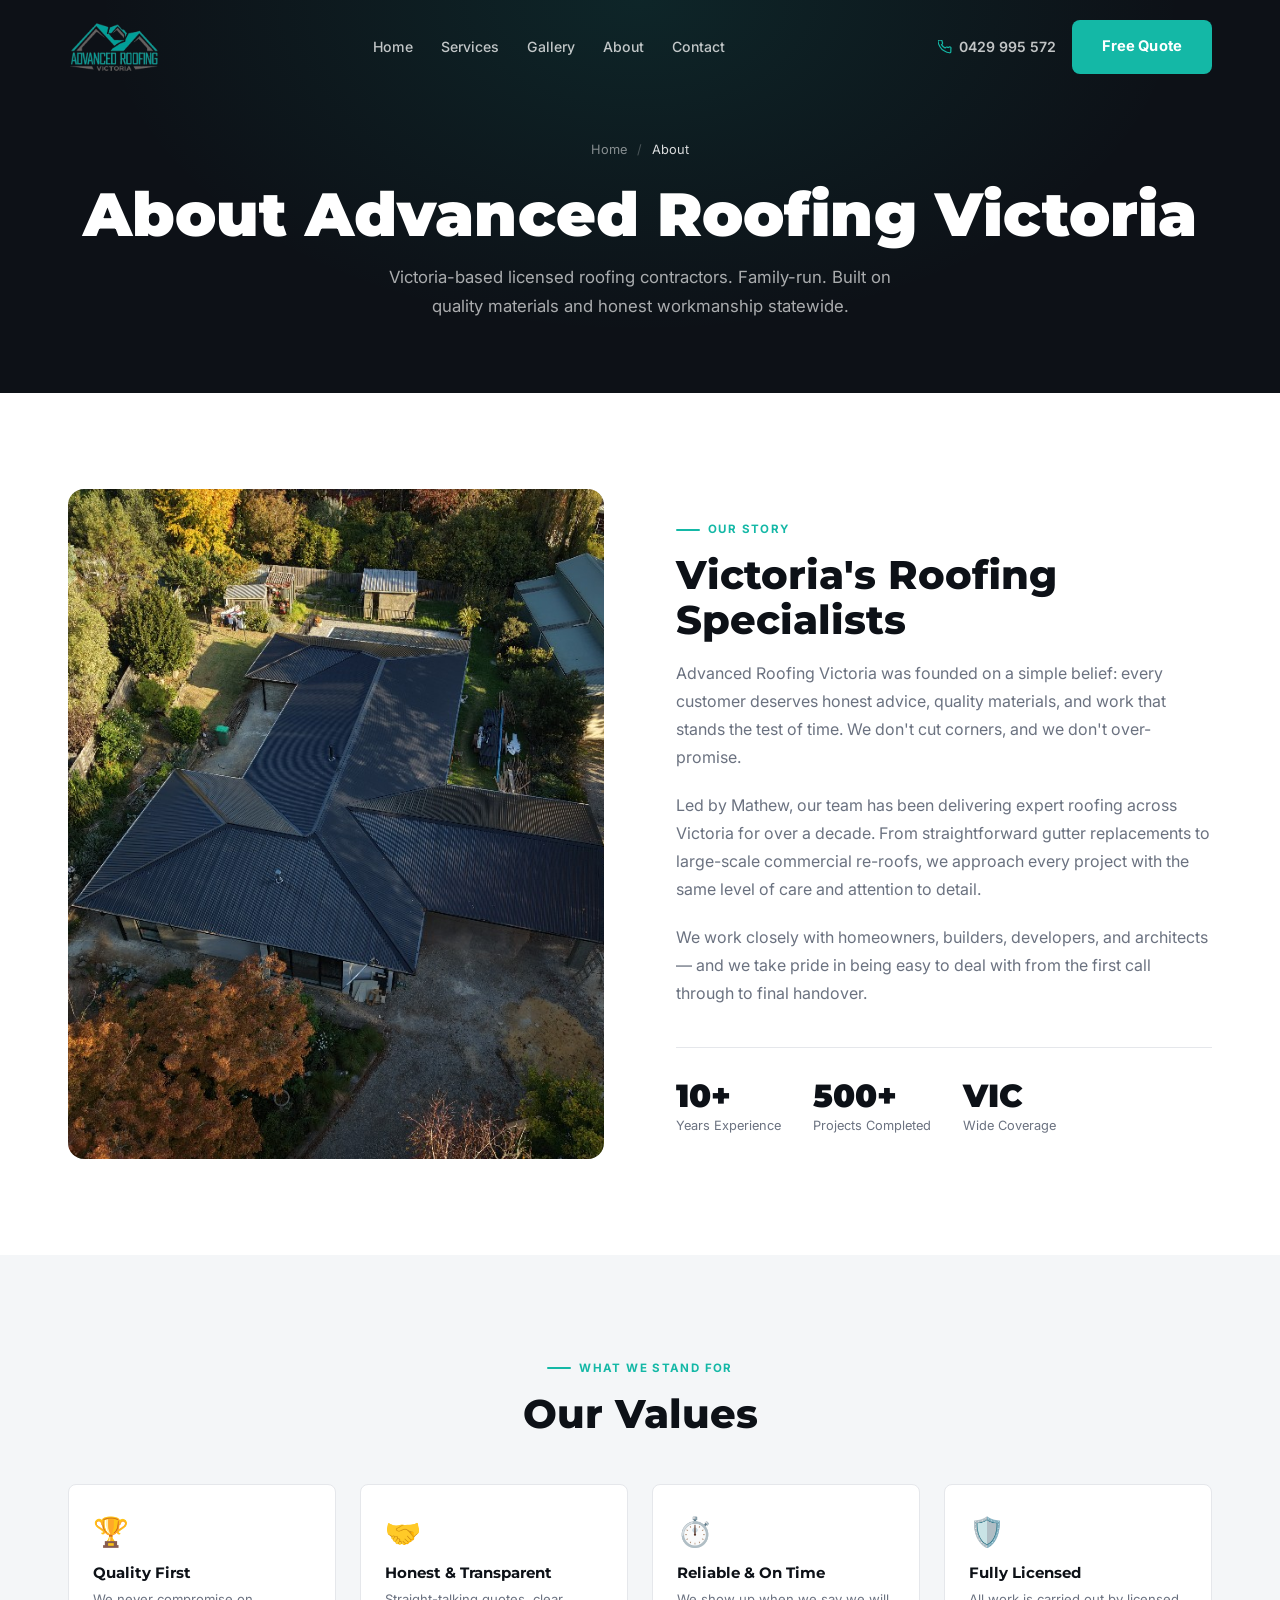
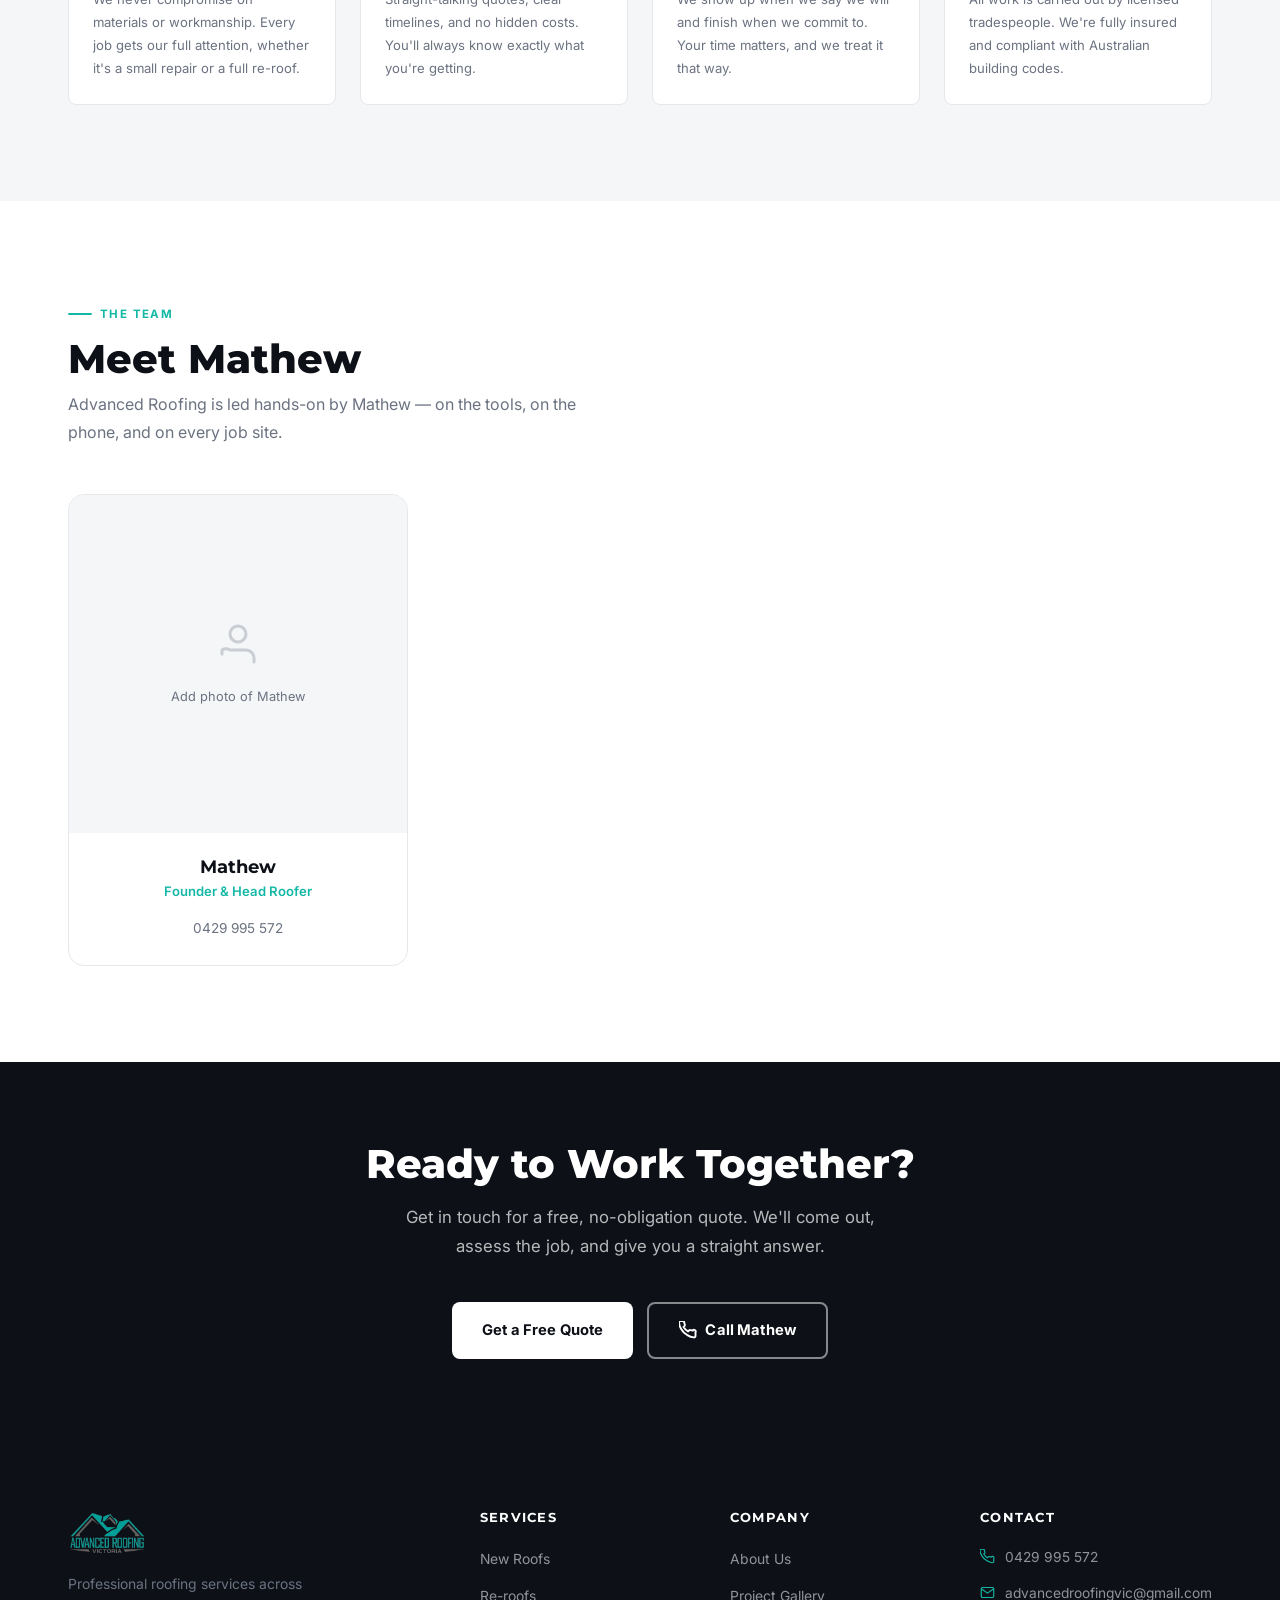
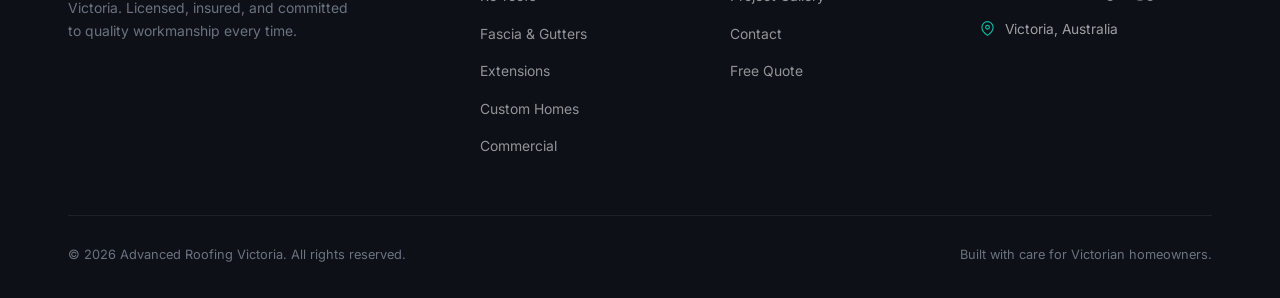
<file: about.html>
<!DOCTYPE html>
<html lang="en-AU">
<head>
  <meta charset="UTF-8" />
  <meta name="viewport" content="width=device-width, initial-scale=1.0" />
  <title>About Advanced Roofing Victoria | Licensed Roofers Led by Mathew</title>
  <meta name="description" content="Meet Advanced Roofing Victoria — a licensed, insured Victorian roofing company led by Mathew. 10+ years experience and 500+ roofs completed statewide." />
  <meta name="keywords" content="Advanced Roofing Victoria, Victorian roofers, Mathew roofing Victoria" />
  <meta name="robots" content="index, follow, max-image-preview:large, max-snippet:-1, max-video-preview:-1" />
  <meta name="author" content="Advanced Roofing Victoria" />
  <meta name="geo.region" content="AU-VIC" />
  <meta name="geo.placename" content="Victoria, Australia" />
  <meta name="theme-color" content="#0d1117" />
  <link rel="icon" href="/images/logo.png" type="image/png" />
  <link rel="apple-touch-icon" href="/images/logo.png" />
  <link rel="canonical" href="https://advancedroofingvic.com.au/about" />
  <meta property="og:type" content="website" />
  <meta property="og:site_name" content="Advanced Roofing Victoria" />
  <meta property="og:locale" content="en_AU" />
  <meta property="og:title" content="About Advanced Roofing Victoria | Licensed Roofers Led by Mathew" />
  <meta property="og:description" content="Meet Advanced Roofing Victoria — a licensed, insured Victorian roofing company led by Mathew. 10+ years experience and 500+ roofs completed statewide." />
  <meta property="og:url" content="https://advancedroofingvic.com.au/about" />
  <meta property="og:image" content="https://advancedroofingvic.com.au/images/ba-after.jpg" />
  <meta property="og:image:alt" content="Completed Colorbond roof installation by Advanced Roofing Victoria" />
  <meta name="twitter:card" content="summary_large_image" />
  <meta name="twitter:title" content="About Advanced Roofing Victoria | Licensed Roofers Led by Mathew" />
  <meta name="twitter:description" content="Meet Advanced Roofing Victoria — a licensed, insured Victorian roofing company led by Mathew. 10+ years experience and 500+ roofs completed statewide." />
  <meta name="twitter:image" content="https://advancedroofingvic.com.au/images/ba-after.jpg" />
  <link rel="stylesheet" href="css/styles.css" />
  <script type="application/ld+json">
  {
    "@context": "https://schema.org",
    "@type": [
      "RoofingContractor",
      "LocalBusiness"
    ],
    "@id": "https://advancedroofingvic.com.au/#business",
    "name": "Advanced Roofing Victoria",
    "alternateName": "Advanced Roofing VIC",
    "url": "https://advancedroofingvic.com.au",
    "logo": "https://advancedroofingvic.com.au/images/logo.png",
    "image": "https://advancedroofingvic.com.au/images/ba-after.jpg",
    "description": "Licensed Victorian roofing contractor specialising in new roofs, re-roofs, fascia and gutters, extensions, custom homes and commercial roofing across Victoria, Australia.",
    "telephone": "+61429995572",
    "email": "advancedroofingvic@gmail.com",
    "priceRange": "$$",
    "currenciesAccepted": "AUD",
    "paymentAccepted": "Cash, Bank Transfer, Card",
    "areaServed": {
      "@type": "AdministrativeArea",
      "name": "Victoria, Australia"
    },
    "address": {
      "@type": "PostalAddress",
      "addressRegion": "VIC",
      "addressCountry": "AU"
    },
    "founder": {
      "@type": "Person",
      "name": "Mathew"
    },
    "contactPoint": {
      "@type": "ContactPoint",
      "telephone": "+61429995572",
      "contactType": "sales",
      "areaServed": "AU",
      "availableLanguage": [
        "English"
      ]
    },
    "knowsAbout": [
      "Colorbond roofing",
      "Residential re-roofing",
      "Fascia and gutter installation",
      "Commercial roofing Victoria",
      "Custom home roofing"
    ],
    "hasOfferCatalog": {
      "@type": "OfferCatalog",
      "name": "Roofing Services",
      "itemListElement": [
        {
          "@type": "Offer",
          "itemOffered": {
            "@type": "Service",
            "name": "New Roof Installation"
          }
        },
        {
          "@type": "Offer",
          "itemOffered": {
            "@type": "Service",
            "name": "Re-roofing"
          }
        },
        {
          "@type": "Offer",
          "itemOffered": {
            "@type": "Service",
            "name": "Fascia and Gutters"
          }
        },
        {
          "@type": "Offer",
          "itemOffered": {
            "@type": "Service",
            "name": "Extension Roofing"
          }
        },
        {
          "@type": "Offer",
          "itemOffered": {
            "@type": "Service",
            "name": "Custom Home Roofing"
          }
        },
        {
          "@type": "Offer",
          "itemOffered": {
            "@type": "Service",
            "name": "Commercial Roofing"
          }
        }
      ]
    },
    "sameAs": []
  }
  </script>
  <script type="application/ld+json">
  {
    "@context": "https://schema.org",
    "@type": "WebSite",
    "@id": "https://advancedroofingvic.com.au/#website",
    "url": "https://advancedroofingvic.com.au",
    "name": "Advanced Roofing Victoria",
    "description": "Professional roofing services across Victoria, Australia.",
    "publisher": {
      "@id": "https://advancedroofingvic.com.au/#business"
    },
    "inLanguage": "en-AU"
  }
  </script>
  <script type="application/ld+json">
  {
    "@context": "https://schema.org",
    "@type": "BreadcrumbList",
    "itemListElement": [
      {
        "@type": "ListItem",
        "position": 1,
        "name": "Home",
        "item": "https://advancedroofingvic.com.au/"
      },
      {
        "@type": "ListItem",
        "position": 2,
        "name": "About",
        "item": "https://advancedroofingvic.com.au/about"
      }
    ]
  }
  </script>
  <script type="application/ld+json">
  {
    "@context": "https://schema.org",
    "@type": "AboutPage",
    "name": "About Advanced Roofing Victoria",
    "url": "https://advancedroofingvic.com.au/about",
    "mainEntity": {
      "@id": "https://advancedroofingvic.com.au/#business"
    }
  }
  </script>
</head>
<body>
  <a href="#main-content" class="skip-link">Skip to main content</a>
  <!-- Navigation -->
  <nav class="navbar scrolled" id="navbar" aria-label="Primary">
    <div class="container">
      <a href="/" class="nav-logo">
        <img src="images/logo.png" alt="Advanced Roofing Victoria" />
      </a>
      <ul class="nav-links">
        <li><a href="/#home">Home</a></li>
        <li><a href="/#services">Services</a></li>
        <li><a href="/#gallery">Gallery</a></li>
        <li><a href="/#about">About</a></li>
        <li><a href="/#quote">Contact</a></li>
      </ul>
      <div class="nav-right">
        <a href="tel:0429995572" class="nav-phone">
          <svg xmlns="http://www.w3.org/2000/svg" viewBox="0 0 24 24" style="width:14px;height:14px;stroke:#14B8A6;fill:none;stroke-width:2;"><path d="M22 16.92v3a2 2 0 01-2.18 2 19.79 19.79 0 01-8.63-3.07A19.5 19.5 0 013.07 11a19.79 19.79 0 01-3.07-8.67A2 2 0 012 .18h3a2 2 0 012 1.72 12.05 12.05 0 00.7 2.81 2 2 0 01-.45 2.11L6.09 7.91a16 16 0 006 6l1.27-1.27a2 2 0 012.11-.45 12.05 12.05 0 002.81.7A2 2 0 0122 14.92v2z"/></svg>
          0429 995 572
        </a>
        <a href="/#quote" class="btn btn-teal">Free Quote</a>
      </div>
      <button class="hamburger" id="hamburger" aria-label="Toggle menu">
        <span></span><span></span><span></span>
      </button>
    </div>
  </nav>
  <!-- Mobile Nav -->
  <div class="mobile-nav" id="mobileNav">
    <a href="/#home">Home</a>
    <a href="/#services">Services</a>
    <a href="/#gallery">Gallery</a>
    <a href="/#about">About</a>
    <a href="/#quote">Contact</a>
    <a href="/#quote" class="btn btn-teal">Get a Free Quote</a>
  </div>
  <main id="main-content">
  <!-- Page Hero -->
  <section class="page-hero">
    <div class="container">
      <div class="breadcrumb">
        <a href="/">Home</a>
        <span>/</span>
        <span style="color:rgba(255,255,255,0.85)">About</span>
      </div>
      <h1>About Advanced Roofing Victoria</h1>
      <p>Victoria-based licensed roofing contractors. Family-run. Built on quality materials and honest workmanship statewide.</p>
    </div>
  </section>
  <!-- Our Story -->
  <section class="section">
    <div class="container">
      <div class="about-grid">
        <div class="about-image">
          <img src="images/IMG_0963.jpg" alt="Aerial view of a completed Colorbond metal roof by Advanced Roofing Victoria in Victoria Australia" />
        </div>
        <div>
          <span class="section-eyebrow">Our Story</span>
          <h2 class="section-title">Victoria's Roofing Specialists</h2>
          <p style="margin-bottom:20px;">Advanced Roofing Victoria was founded on a simple belief: every customer deserves honest advice, quality materials, and work that stands the test of time. We don't cut corners, and we don't over-promise.</p>
          <p style="margin-bottom:20px;">Led by Mathew, our team has been delivering expert roofing across Victoria for over a decade. From straightforward gutter replacements to large-scale commercial re-roofs, we approach every project with the same level of care and attention to detail.</p>
          <p>We work closely with homeowners, builders, developers, and architects — and we take pride in being easy to deal with from the first call through to final handover.</p>
          <div style="display:flex;gap:32px;margin-top:40px;padding-top:32px;border-top:1px solid var(--border);">
            <div>
              <div style="font-family:var(--font-head);font-size:2rem;font-weight:900;color:var(--dark);line-height:1;">10+</div>
              <div style="font-size:0.8rem;color:var(--grey-mid);margin-top:4px;">Years Experience</div>
            </div>
            <div>
              <div style="font-family:var(--font-head);font-size:2rem;font-weight:900;color:var(--dark);line-height:1;">500+</div>
              <div style="font-size:0.8rem;color:var(--grey-mid);margin-top:4px;">Projects Completed</div>
            </div>
            <div>
              <div style="font-family:var(--font-head);font-size:2rem;font-weight:900;color:var(--dark);line-height:1;">VIC</div>
              <div style="font-size:0.8rem;color:var(--grey-mid);margin-top:4px;">Wide Coverage</div>
            </div>
          </div>
        </div>
      </div>
    </div>
  </section>
  <!-- Our Values -->
  <section class="section section--grey">
    <div class="container">
      <div style="text-align:center;margin-bottom:48px;">
        <span class="section-eyebrow">What We Stand For</span>
        <h2 class="section-title">Our Values</h2>
      </div>
      <div class="values-grid" style="grid-template-columns:repeat(auto-fit,minmax(220px,1fr));gap:24px;">
        <div class="value-card">
          <div class="value-icon">🏆</div>
          <h4>Quality First</h4>
          <p>We never compromise on materials or workmanship. Every job gets our full attention, whether it's a small repair or a full re-roof.</p>
        </div>
        <div class="value-card">
          <div class="value-icon">🤝</div>
          <h4>Honest &amp; Transparent</h4>
          <p>Straight-talking quotes, clear timelines, and no hidden costs. You'll always know exactly what you're getting.</p>
        </div>
        <div class="value-card">
          <div class="value-icon">⏱️</div>
          <h4>Reliable &amp; On Time</h4>
          <p>We show up when we say we will and finish when we commit to. Your time matters, and we treat it that way.</p>
        </div>
        <div class="value-card">
          <div class="value-icon">🛡️</div>
          <h4>Fully Licensed</h4>
          <p>All work is carried out by licensed tradespeople. We're fully insured and compliant with Australian building codes.</p>
        </div>
      </div>
    </div>
  </section>
  <!-- Meet the Team -->
  <section class="section">
    <div class="container">
      <span class="section-eyebrow">The Team</span>
      <h2 class="section-title" style="margin-bottom:8px;">Meet Mathew</h2>
      <p style="margin-bottom:48px;max-width:540px;">Advanced Roofing is led hands-on by Mathew — on the tools, on the phone, and on every job site.</p>
      <div style="display:grid;grid-template-columns:repeat(auto-fit,minmax(260px,1fr));gap:24px;max-width:600px;">
        <div class="team-card">
          <div class="team-photo" style="min-height:280px;">
            <!-- Replace with Mathew's photo: <img src="images/mathew.jpg" alt="Mathew — Advanced Roofing Victoria"> -->
            <div class="image-placeholder">
              <svg xmlns="http://www.w3.org/2000/svg" fill="none" viewBox="0 0 24 24" stroke="currentColor" style="width:48px;height:48px;"><path stroke-linecap="round" stroke-linejoin="round" stroke-width="1.5" d="M20 21v-2a4 4 0 00-4-4H8a4 4 0 00-4 0v2M12 11a4 4 0 100-8 4 4 0 000 8z"/></svg>
              <p style="font-size:0.8rem;color:var(--grey-mid);margin-top:8px;">Add photo of Mathew</p>
            </div>
          </div>
          <div class="team-info">
            <h4>Mathew</h4>
            <p class="role">Founder &amp; Head Roofer</p>
            <div style="margin-top:12px;">
              <a href="tel:0429995572" style="font-size:0.85rem;color:var(--grey-mid);">0429 995 572</a>
            </div>
          </div>
        </div>
      </div>
    </div>
  </section>
  <!-- CTA Banner -->
  <div class="cta-banner">
    <div class="container">
      <h2>Ready to Work Together?</h2>
      <p>Get in touch for a free, no-obligation quote. We'll come out, assess the job, and give you a straight answer.</p>
      <div class="cta-actions">
        <a href="contact" class="btn btn-white">Get a Free Quote</a>
        <a href="tel:0429995572" class="btn btn-outline-white">
          <svg xmlns="http://www.w3.org/2000/svg" width="18" height="18" viewBox="0 0 24 24" fill="none" stroke="currentColor" stroke-width="2.5"><path d="M22 16.92v3a2 2 0 01-2.18 2 19.79 19.79 0 01-8.63-3.07A19.5 19.5 0 013.07 11a19.79 19.79 0 01-3.07-8.67A2 2 0 012 .18h3a2 2 0 012 1.72c.127.96.361 1.903.7 2.81a2 2 0 01-.45 2.11L6.09 7.91a16 16 0 006 6l1.27-1.27a2 2 0 012.11-.45c.907.339 1.85.573 2.81.7A2 2 0 0122 14.92v2z"/></svg>
          Call Mathew
        </a>
      </div>
    </div>
  </div>
  </main>
  <!-- Footer -->
  <footer class="footer">
    <div class="container">
      <div class="footer-grid">
        <div class="footer-brand">
          <a href="/" class="nav-logo">
            <img src="images/logo.png" alt="Advanced Roofing Victoria" style="height:44px;width:auto;" />
          </a>
          <p>Professional roofing services across Victoria. Licensed, insured, and committed to quality workmanship every time.</p>
        </div>
        <div class="footer-col">
          <h4>Services</h4>
          <ul>
            <li><a href="services#new-roofs">New Roofs</a></li>
            <li><a href="services#reroofs">Re-roofs</a></li>
            <li><a href="services#gutters">Fascia &amp; Gutters</a></li>
            <li><a href="services#extensions">Extensions</a></li>
            <li><a href="services#custom-homes">Custom Homes</a></li>
            <li><a href="services#commercial">Commercial</a></li>
          </ul>
        </div>
        <div class="footer-col">
          <h4>Company</h4>
          <ul>
            <li><a href="about">About Us</a></li>
            <li><a href="gallery">Project Gallery</a></li>
            <li><a href="contact">Contact</a></li>
            <li><a href="contact">Free Quote</a></li>
          </ul>
        </div>
        <div class="footer-col">
          <h4>Contact</h4>
          <div class="footer-contact-item">
            <svg xmlns="http://www.w3.org/2000/svg" viewBox="0 0 24 24"><path d="M22 16.92v3a2 2 0 01-2.18 2 19.79 19.79 0 01-8.63-3.07A19.5 19.5 0 013.07 11a19.79 19.79 0 01-3.07-8.67A2 2 0 012 .18h3a2 2 0 012 1.72c.127.96.361 1.903.7 2.81a2 2 0 01-.45 2.11L6.09 7.91a16 16 0 006 6l1.27-1.27a2 2 0 012.11-.45c.907.339 1.85.573 2.81.7A2 2 0 0122 14.92v2z"/></svg>
            <a href="tel:0429995572">0429 995 572</a>
          </div>
          <div class="footer-contact-item">
            <svg xmlns="http://www.w3.org/2000/svg" viewBox="0 0 24 24"><path d="M4 4h16c1.1 0 2 .9 2 2v12c0 1.1-.9 2-2 2H4c-1.1 0-2-.9-2-2V6c0-1.1.9-2 2-2z"/><polyline points="22,6 12,13 2,6"/></svg>
            <a href="mailto:advancedroofingvic@gmail.com">advancedroofingvic@gmail.com</a>
          </div>
          <div class="footer-contact-item">
            <svg xmlns="http://www.w3.org/2000/svg" viewBox="0 0 24 24"><path d="M21 10c0 7-9 13-9 13s-9-6-9-13a9 9 0 0118 0z"/><circle cx="12" cy="10" r="3"/></svg>
            <span>Victoria, Australia</span>
          </div>
        </div>
      </div>
      <div class="footer-bottom">
        <p>&copy; 2026 Advanced Roofing Victoria. All rights reserved.</p>
        <p>Built with care for Victorian homeowners.</p>
      </div>
    </div>
  </footer>
  <button class="scroll-top" id="scrollTop" aria-label="Scroll to top">
    <svg xmlns="http://www.w3.org/2000/svg" viewBox="0 0 24 24"><polyline points="18 15 12 9 6 15"/></svg>
  </button>
  <script src="js/main.js"></script>
</body>
</html>
</file>
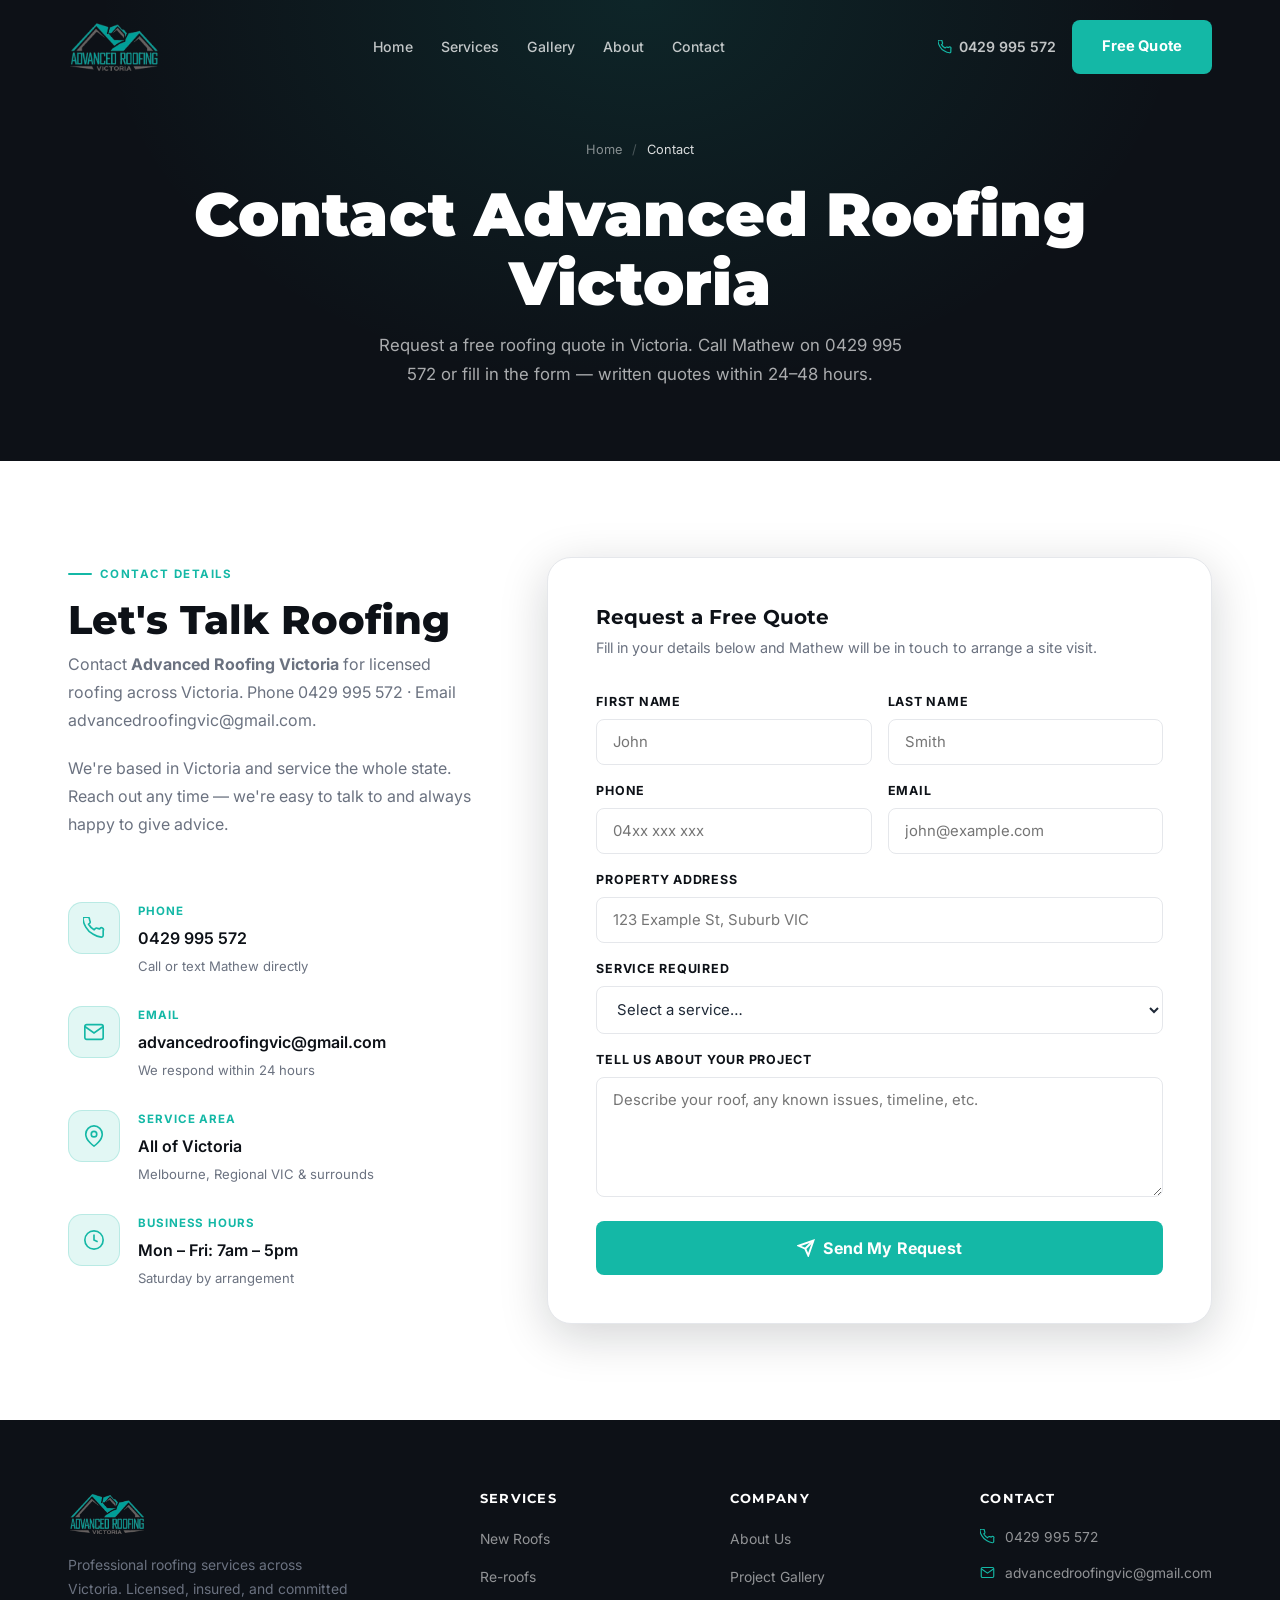
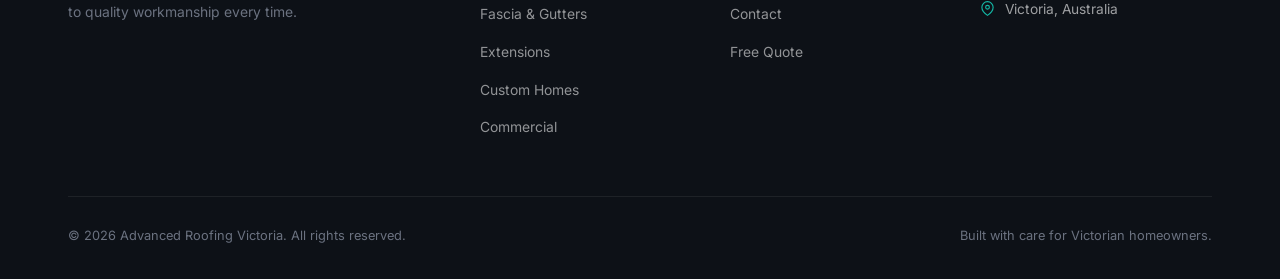
<file: contact.html>
<!DOCTYPE html>
<html lang="en-AU">
<head>
  <meta charset="UTF-8" />
  <meta name="viewport" content="width=device-width, initial-scale=1.0" />
  <title>Free Roofing Quote Victoria | Contact Advanced Roofing Victoria</title>
  <meta name="description" content="Request a free roofing quote in Victoria. Call Mathew on 0429 995 572 or email advancedroofingvic@gmail.com — written quotes within 24–48 hours." />
  <meta name="keywords" content="roofing quote Victoria, contact roofing Melbourne, free roof quote" />
  <meta name="robots" content="index, follow, max-image-preview:large, max-snippet:-1, max-video-preview:-1" />
  <meta name="author" content="Advanced Roofing Victoria" />
  <meta name="geo.region" content="AU-VIC" />
  <meta name="geo.placename" content="Victoria, Australia" />
  <meta name="theme-color" content="#0d1117" />
  <link rel="icon" href="/images/logo.png" type="image/png" />
  <link rel="apple-touch-icon" href="/images/logo.png" />
  <link rel="canonical" href="https://advancedroofingvic.com.au/contact" />
  <meta property="og:type" content="website" />
  <meta property="og:site_name" content="Advanced Roofing Victoria" />
  <meta property="og:locale" content="en_AU" />
  <meta property="og:title" content="Free Roofing Quote Victoria | Contact Advanced Roofing Victoria" />
  <meta property="og:description" content="Request a free roofing quote in Victoria. Call Mathew on 0429 995 572 or email advancedroofingvic@gmail.com — written quotes within 24–48 hours." />
  <meta property="og:url" content="https://advancedroofingvic.com.au/contact" />
  <meta property="og:image" content="https://advancedroofingvic.com.au/images/ba-after.jpg" />
  <meta property="og:image:alt" content="Completed Colorbond roof installation by Advanced Roofing Victoria" />
  <meta name="twitter:card" content="summary_large_image" />
  <meta name="twitter:title" content="Free Roofing Quote Victoria | Contact Advanced Roofing Victoria" />
  <meta name="twitter:description" content="Request a free roofing quote in Victoria. Call Mathew on 0429 995 572 or email advancedroofingvic@gmail.com — written quotes within 24–48 hours." />
  <meta name="twitter:image" content="https://advancedroofingvic.com.au/images/ba-after.jpg" />
  <link rel="stylesheet" href="css/styles.css" />
  <script type="application/ld+json">
  {
    "@context": "https://schema.org",
    "@type": [
      "RoofingContractor",
      "LocalBusiness"
    ],
    "@id": "https://advancedroofingvic.com.au/#business",
    "name": "Advanced Roofing Victoria",
    "alternateName": "Advanced Roofing VIC",
    "url": "https://advancedroofingvic.com.au",
    "logo": "https://advancedroofingvic.com.au/images/logo.png",
    "image": "https://advancedroofingvic.com.au/images/ba-after.jpg",
    "description": "Licensed Victorian roofing contractor specialising in new roofs, re-roofs, fascia and gutters, extensions, custom homes and commercial roofing across Victoria, Australia.",
    "telephone": "+61429995572",
    "email": "advancedroofingvic@gmail.com",
    "priceRange": "$$",
    "currenciesAccepted": "AUD",
    "paymentAccepted": "Cash, Bank Transfer, Card",
    "areaServed": {
      "@type": "AdministrativeArea",
      "name": "Victoria, Australia"
    },
    "address": {
      "@type": "PostalAddress",
      "addressRegion": "VIC",
      "addressCountry": "AU"
    },
    "founder": {
      "@type": "Person",
      "name": "Mathew"
    },
    "contactPoint": {
      "@type": "ContactPoint",
      "telephone": "+61429995572",
      "contactType": "sales",
      "areaServed": "AU",
      "availableLanguage": [
        "English"
      ]
    },
    "knowsAbout": [
      "Colorbond roofing",
      "Residential re-roofing",
      "Fascia and gutter installation",
      "Commercial roofing Victoria",
      "Custom home roofing"
    ],
    "hasOfferCatalog": {
      "@type": "OfferCatalog",
      "name": "Roofing Services",
      "itemListElement": [
        {
          "@type": "Offer",
          "itemOffered": {
            "@type": "Service",
            "name": "New Roof Installation"
          }
        },
        {
          "@type": "Offer",
          "itemOffered": {
            "@type": "Service",
            "name": "Re-roofing"
          }
        },
        {
          "@type": "Offer",
          "itemOffered": {
            "@type": "Service",
            "name": "Fascia and Gutters"
          }
        },
        {
          "@type": "Offer",
          "itemOffered": {
            "@type": "Service",
            "name": "Extension Roofing"
          }
        },
        {
          "@type": "Offer",
          "itemOffered": {
            "@type": "Service",
            "name": "Custom Home Roofing"
          }
        },
        {
          "@type": "Offer",
          "itemOffered": {
            "@type": "Service",
            "name": "Commercial Roofing"
          }
        }
      ]
    },
    "sameAs": []
  }
  </script>
  <script type="application/ld+json">
  {
    "@context": "https://schema.org",
    "@type": "WebSite",
    "@id": "https://advancedroofingvic.com.au/#website",
    "url": "https://advancedroofingvic.com.au",
    "name": "Advanced Roofing Victoria",
    "description": "Professional roofing services across Victoria, Australia.",
    "publisher": {
      "@id": "https://advancedroofingvic.com.au/#business"
    },
    "inLanguage": "en-AU"
  }
  </script>
  <script type="application/ld+json">
  {
    "@context": "https://schema.org",
    "@type": "BreadcrumbList",
    "itemListElement": [
      {
        "@type": "ListItem",
        "position": 1,
        "name": "Home",
        "item": "https://advancedroofingvic.com.au/"
      },
      {
        "@type": "ListItem",
        "position": 2,
        "name": "Contact",
        "item": "https://advancedroofingvic.com.au/contact"
      }
    ]
  }
  </script>
  <script type="application/ld+json">
  {
    "@context": "https://schema.org",
    "@type": "ContactPage",
    "name": "Contact Advanced Roofing Victoria",
    "url": "https://advancedroofingvic.com.au/contact",
    "mainEntity": {
      "@id": "https://advancedroofingvic.com.au/#business"
    }
  }
  </script>
</head>
<body>
  <a href="#main-content" class="skip-link">Skip to main content</a>
  <!-- Navigation -->
  <nav class="navbar scrolled" id="navbar" aria-label="Primary">
    <div class="container">
      <a href="/" class="nav-logo">
        <img src="images/logo.png" alt="Advanced Roofing Victoria" />
      </a>
      <ul class="nav-links">
        <li><a href="/#home">Home</a></li>
        <li><a href="/#services">Services</a></li>
        <li><a href="/#gallery">Gallery</a></li>
        <li><a href="/#about">About</a></li>
        <li><a href="/#quote">Contact</a></li>
      </ul>
      <div class="nav-right">
        <a href="tel:0429995572" class="nav-phone">
          <svg xmlns="http://www.w3.org/2000/svg" viewBox="0 0 24 24" style="width:14px;height:14px;stroke:#14B8A6;fill:none;stroke-width:2;"><path d="M22 16.92v3a2 2 0 01-2.18 2 19.79 19.79 0 01-8.63-3.07A19.5 19.5 0 013.07 11a19.79 19.79 0 01-3.07-8.67A2 2 0 012 .18h3a2 2 0 012 1.72 12.05 12.05 0 00.7 2.81 2 2 0 01-.45 2.11L6.09 7.91a16 16 0 006 6l1.27-1.27a2 2 0 012.11-.45 12.05 12.05 0 002.81.7A2 2 0 0122 14.92v2z"/></svg>
          0429 995 572
        </a>
        <a href="/#quote" class="btn btn-teal">Free Quote</a>
      </div>
      <button class="hamburger" id="hamburger" aria-label="Toggle menu">
        <span></span><span></span><span></span>
      </button>
    </div>
  </nav>
  <!-- Mobile Nav -->
  <div class="mobile-nav" id="mobileNav">
    <a href="/#home">Home</a>
    <a href="/#services">Services</a>
    <a href="/#gallery">Gallery</a>
    <a href="/#about">About</a>
    <a href="/#quote">Contact</a>
    <a href="/#quote" class="btn btn-teal">Get a Free Quote</a>
  </div>
  <main id="main-content">
  <!-- Page Hero -->
  <section class="page-hero">
    <div class="container">
      <div class="breadcrumb">
        <a href="/">Home</a>
        <span>/</span>
        <span style="color:rgba(255,255,255,0.85)">Contact</span>
      </div>
      <h1>Contact Advanced Roofing Victoria</h1>
      <p>Request a free roofing quote in Victoria. Call Mathew on 0429 995 572 or fill in the form — written quotes within 24–48 hours.</p>
    </div>
  </section>
  <!-- Contact Section -->
  <section class="section">
    <div class="container">
      <div class="contact-grid">
        <!-- Contact Info -->
        <div class="contact-info">
          <div>
            <span class="section-eyebrow">Contact Details</span>
            <h2 class="section-title" style="margin-bottom:8px;">Let's Talk Roofing</h2>
          <p style="margin-bottom:20px;max-width:420px;">Contact <strong>Advanced Roofing Victoria</strong> for licensed roofing across Victoria.
          Phone <a href="tel:0429995572">0429 995 572</a> ·
          Email <a href="mailto:advancedroofingvic@gmail.com">advancedroofingvic@gmail.com</a>.</p>
            <p style="margin-bottom:36px;">We're based in Victoria and service the whole state. Reach out any time — we're easy to talk to and always happy to give advice.</p>
          </div>
          <div class="contact-item">
            <div class="contact-item-icon">
              <svg xmlns="http://www.w3.org/2000/svg" viewBox="0 0 24 24"><path d="M22 16.92v3a2 2 0 01-2.18 2 19.79 19.79 0 01-8.63-3.07A19.5 19.5 0 013.07 11a19.79 19.79 0 01-3.07-8.67A2 2 0 012 .18h3a2 2 0 012 1.72c.127.96.361 1.903.7 2.81a2 2 0 01-.45 2.11L6.09 7.91a16 16 0 006 6l1.27-1.27a2 2 0 012.11-.45c.907.339 1.85.573 2.81.7A2 2 0 0122 14.92v2z"/></svg>
            </div>
            <div>
              <div class="contact-item-label">Phone</div>
              <div class="contact-item-value"><a href="tel:0429995572">0429 995 572</a></div>
              <p style="font-size:0.82rem;margin-top:4px;margin-bottom:0;">Call or text Mathew directly</p>
            </div>
          </div>
          <div class="contact-item">
            <div class="contact-item-icon">
              <svg xmlns="http://www.w3.org/2000/svg" viewBox="0 0 24 24"><path d="M4 4h16c1.1 0 2 .9 2 2v12c0 1.1-.9 2-2 2H4c-1.1 0-2-.9-2-2V6c0-1.1.9-2 2-2z"/><polyline points="22,6 12,13 2,6"/></svg>
            </div>
            <div>
              <div class="contact-item-label">Email</div>
              <div class="contact-item-value"><a href="mailto:advancedroofingvic@gmail.com">advancedroofingvic@gmail.com</a></div>
              <p style="font-size:0.82rem;margin-top:4px;margin-bottom:0;">We respond within 24 hours</p>
            </div>
          </div>
          <div class="contact-item">
            <div class="contact-item-icon">
              <svg xmlns="http://www.w3.org/2000/svg" viewBox="0 0 24 24"><path d="M21 10c0 7-9 13-9 13s-9-6-9-13a9 9 0 0118 0z"/><circle cx="12" cy="10" r="3"/></svg>
            </div>
            <div>
              <div class="contact-item-label">Service Area</div>
              <div class="contact-item-value">All of Victoria</div>
              <p style="font-size:0.82rem;margin-top:4px;margin-bottom:0;">Melbourne, Regional VIC &amp; surrounds</p>
            </div>
          </div>
          <div class="contact-item">
            <div class="contact-item-icon">
              <svg xmlns="http://www.w3.org/2000/svg" viewBox="0 0 24 24"><circle cx="12" cy="12" r="10"/><polyline points="12 6 12 12 16 14"/></svg>
            </div>
            <div>
              <div class="contact-item-label">Business Hours</div>
              <div class="contact-item-value">Mon – Fri: 7am – 5pm</div>
              <p style="font-size:0.82rem;margin-top:4px;margin-bottom:0;">Saturday by arrangement</p>
            </div>
          </div>
        </div>
        <!-- Contact Form -->
        <div class="contact-form">
          <h3>Request a Free Quote</h3>
          <p>Fill in your details below and Mathew will be in touch to arrange a site visit.</p>
          <form id="quoteForm">
            <input type="hidden" name="_subject" value="New Quote Request — Advanced Roofing Victoria" />
            <input type="hidden" name="_template" value="table" />
            <input type="hidden" name="_captcha" value="false" />
            <input type="text" name="_honey" style="display:none" tabindex="-1" autocomplete="off" />
            <div class="form-row">
              <div class="form-group">
                <label for="firstName">First Name</label>
                <input type="text" id="firstName" name="firstName" placeholder="John" required />
              </div>
              <div class="form-group">
                <label for="lastName">Last Name</label>
                <input type="text" id="lastName" name="lastName" placeholder="Smith" required />
              </div>
            </div>
            <div class="form-row">
              <div class="form-group">
                <label for="phone">Phone</label>
                <input type="tel" id="phone" name="phone" placeholder="04xx xxx xxx" required />
              </div>
              <div class="form-group">
                <label for="email">Email</label>
                <input type="email" id="email" name="email" placeholder="john@example.com" />
              </div>
            </div>
            <div class="form-group">
              <label for="address">Property Address</label>
              <input type="text" id="address" name="address" placeholder="123 Example St, Suburb VIC" />
            </div>
            <div class="form-group">
              <label for="service">Service Required</label>
              <select id="service" name="service">
                <option value="">Select a service…</option>
                <option value="new-roof">New Roof</option>
                <option value="reroof">Re-roof</option>
                <option value="gutters">Fascia &amp; Gutters</option>
                <option value="extension">Extension Roofing</option>
                <option value="custom-home">Custom Home</option>
                <option value="commercial">Commercial</option>
                <option value="other">Other / Not Sure</option>
              </select>
            </div>
            <div class="form-group">
              <label for="message">Tell Us About Your Project</label>
              <textarea id="message" name="message" placeholder="Describe your roof, any known issues, timeline, etc." rows="5"></textarea>
            </div>
            <button type="submit" class="btn btn-teal form-submit" id="submitBtn">
              <svg xmlns="http://www.w3.org/2000/svg" width="18" height="18" viewBox="0 0 24 24" fill="none" stroke="currentColor" stroke-width="2.5"><line x1="22" y1="2" x2="11" y2="13"/><polygon points="22 2 15 22 11 13 2 9 22 2"/></svg>
              Send My Request
            </button>
            <div class="form-success" id="formSuccess">
              ✓ Thanks! We've received your request and Mathew will be in touch within 24 hours.
            </div>
          </form>
        </div>
      </div>
    </div>
  </section>
  </main>
  <!-- Footer -->
  <footer class="footer">
    <div class="container">
      <div class="footer-grid">
        <div class="footer-brand">
          <a href="/" class="nav-logo">
            <img src="images/logo.png" alt="Advanced Roofing Victoria" style="height:44px;width:auto;" />
          </a>
          <p>Professional roofing services across Victoria. Licensed, insured, and committed to quality workmanship every time.</p>
        </div>
        <div class="footer-col">
          <h4>Services</h4>
          <ul>
            <li><a href="services#new-roofs">New Roofs</a></li>
            <li><a href="services#reroofs">Re-roofs</a></li>
            <li><a href="services#gutters">Fascia &amp; Gutters</a></li>
            <li><a href="services#extensions">Extensions</a></li>
            <li><a href="services#custom-homes">Custom Homes</a></li>
            <li><a href="services#commercial">Commercial</a></li>
          </ul>
        </div>
        <div class="footer-col">
          <h4>Company</h4>
          <ul>
            <li><a href="about">About Us</a></li>
            <li><a href="gallery">Project Gallery</a></li>
            <li><a href="contact">Contact</a></li>
            <li><a href="contact">Free Quote</a></li>
          </ul>
        </div>
        <div class="footer-col">
          <h4>Contact</h4>
          <div class="footer-contact-item">
            <svg xmlns="http://www.w3.org/2000/svg" viewBox="0 0 24 24"><path d="M22 16.92v3a2 2 0 01-2.18 2 19.79 19.79 0 01-8.63-3.07A19.5 19.5 0 013.07 11a19.79 19.79 0 01-3.07-8.67A2 2 0 012 .18h3a2 2 0 012 1.72c.127.96.361 1.903.7 2.81a2 2 0 01-.45 2.11L6.09 7.91a16 16 0 006 6l1.27-1.27a2 2 0 012.11-.45c.907.339 1.85.573 2.81.7A2 2 0 0122 14.92v2z"/></svg>
            <a href="tel:0429995572">0429 995 572</a>
          </div>
          <div class="footer-contact-item">
            <svg xmlns="http://www.w3.org/2000/svg" viewBox="0 0 24 24"><path d="M4 4h16c1.1 0 2 .9 2 2v12c0 1.1-.9 2-2 2H4c-1.1 0-2-.9-2-2V6c0-1.1.9-2 2-2z"/><polyline points="22,6 12,13 2,6"/></svg>
            <a href="mailto:advancedroofingvic@gmail.com">advancedroofingvic@gmail.com</a>
          </div>
          <div class="footer-contact-item">
            <svg xmlns="http://www.w3.org/2000/svg" viewBox="0 0 24 24"><path d="M21 10c0 7-9 13-9 13s-9-6-9-13a9 9 0 0118 0z"/><circle cx="12" cy="10" r="3"/></svg>
            <span>Victoria, Australia</span>
          </div>
        </div>
      </div>
      <div class="footer-bottom">
        <p>&copy; 2026 Advanced Roofing Victoria. All rights reserved.</p>
        <p>Built with care for Victorian homeowners.</p>
      </div>
    </div>
  </footer>
  <button class="scroll-top" id="scrollTop" aria-label="Scroll to top">
    <svg xmlns="http://www.w3.org/2000/svg" viewBox="0 0 24 24"><polyline points="18 15 12 9 6 15"/></svg>
  </button>
  <script src="js/main.js"></script>
  <script>
    // ── Quote form → advancedroofingvic@gmail.com (FormSubmit) ──
    document.getElementById('quoteForm').addEventListener('submit', async (e) => {
      e.preventDefault();
      const form    = e.target;
      const btn     = document.getElementById('submitBtn');
      const success = document.getElementById('formSuccess');
      const sendLabel = '<svg xmlns="http://www.w3.org/2000/svg" width="18" height="18" viewBox="0 0 24 24" fill="none" stroke="currentColor" stroke-width="2.5"><line x1="22" y1="2" x2="11" y2="13"/><polygon points="22 2 15 22 11 13 2 9 22 2"/></svg> Send My Request';
      btn.disabled = true;
      btn.innerHTML = 'Sending…';
      try {
        const res = await fetch('https://formsubmit.co/ajax/advancedroofingvic@gmail.com', {
          method: 'POST',
          body: new FormData(form),
          headers: { Accept: 'application/json' }
        });
        if (res.ok) {
          success.style.display = 'block';
          form.reset();
          setTimeout(() => {
            success.style.display = 'none';
            btn.disabled = false;
            btn.innerHTML = sendLabel;
          }, 6000);
        } else {
          throw new Error('Server error');
        }
      } catch {
        btn.disabled = false;
        btn.innerHTML = sendLabel;
        alert('Something went wrong — please call Mathew on 0429 995 572.');
      }
    });
  </script>
  <style>@keyframes spin { to { transform: rotate(360deg); } }</style>
</body>
</html>
</file>
<file: css/styles.css>
/* ============================================
   ADVANCED ROOFING VICTORIA — Stylesheet
   ============================================ */
@import url('https://fonts.googleapis.com/css2?family=Inter:wght@400;500;600;700;800&family=Montserrat:wght@700;800;900&display=swap');
/* ── Reset & Variables ── */
*, *::before, *::after { box-sizing: border-box; margin: 0; padding: 0; }
:root {
  --teal:        #14B8A6;
  --teal-dark:   #0d9e8e;
  --teal-light:  rgba(20,184,166,0.12);
  --dark:        #0d1117;
  --dark-2:      #161b22;
  --charcoal:    #21262d;
  --grey-dark:   #1f2937;
  --grey-mid:    #6b7280;
  --grey-light:  #f4f6f8;
  --white:       #ffffff;
  --border:      #e5e7eb;
  --shadow-sm:   0 2px 8px rgba(13,17,23,0.08);
  --shadow:      0 4px 24px rgba(13,17,23,0.12);
  --shadow-lg:   0 12px 48px rgba(13,17,23,0.18);
  --shadow-xl:   0 24px 80px rgba(13,17,23,0.25);
  --radius:      8px;
  --radius-lg:   16px;
  --radius-xl:   24px;
  --transition:  0.25s ease;
  --font-body:   'Inter', sans-serif;
  --font-head:   'Montserrat', sans-serif;
  --max-w:       1200px;
}
html { scroll-behavior: smooth; scroll-padding-top: 88px; }
section[id] { scroll-margin-top: 88px; }
.skip-link {
  position: absolute;
  left: -9999px;
  top: 0;
  z-index: 10000;
  padding: 12px 20px;
  background: var(--teal);
  color: var(--white);
  font-weight: 700;
  border-radius: 0 0 var(--radius) 0;
}
.skip-link:focus { left: 0; }
body {
  font-family: var(--font-body);
  color: var(--grey-dark);
  background: var(--white);
  line-height: 1.6;
  -webkit-font-smoothing: antialiased;
}
img { max-width: 100%; display: block; }
a { text-decoration: none; color: inherit; }
ul { list-style: none; }
/* ── Typography ── */
h1, h2, h3, h4 { font-family: var(--font-head); line-height: 1.12; }
h1 { font-size: clamp(2.2rem, 5.5vw, 3.8rem); font-weight: 900; }
h2 { font-size: clamp(1.7rem, 3.5vw, 2.5rem); font-weight: 800; }
h3 { font-size: clamp(1.05rem, 2vw, 1.25rem); font-weight: 700; }
p  { color: var(--grey-mid); line-height: 1.75; }
/* ── Layout ── */
.container { max-width: var(--max-w); margin: 0 auto; padding: 0 28px; }
.section    { padding: 96px 0; }
.section--grey  { background: var(--grey-light); }
.section--dark  { background: var(--dark); }
.section--dark-2 { background: var(--dark-2); }
.section-eyebrow {
  display: inline-flex;
  align-items: center;
  gap: 8px;
  font-size: 0.72rem;
  font-weight: 700;
  letter-spacing: 0.12em;
  text-transform: uppercase;
  color: var(--teal);
  margin-bottom: 14px;
}
.section-eyebrow::before {
  content: '';
  display: block;
  width: 24px;
  height: 2px;
  background: var(--teal);
  border-radius: 2px;
}
.section-title   { margin-bottom: 16px; color: var(--dark); }
.section-title--white { color: var(--white); }
.section-subtitle { font-size: 1.05rem; max-width: 560px; margin-bottom: 56px; }
/* ── Buttons ── */
.btn {
  display: inline-flex;
  align-items: center;
  gap: 8px;
  padding: 15px 30px;
  border-radius: var(--radius);
  font-family: var(--font-body);
  font-weight: 700;
  font-size: 0.92rem;
  letter-spacing: 0.01em;
  cursor: pointer;
  border: none;
  transition: all var(--transition);
  white-space: nowrap;
}
.btn-teal {
  background: var(--teal);
  color: var(--white);
}
.btn-teal:hover { background: var(--teal-dark); transform: translateY(-2px); box-shadow: 0 8px 24px rgba(20,184,166,0.35); }
.btn-white {
  background: var(--white);
  color: var(--dark);
  font-weight: 700;
}
.btn-white:hover { background: #f0fdfb; transform: translateY(-2px); }
.btn-outline-white {
  background: transparent;
  color: var(--white);
  border: 2px solid rgba(255,255,255,0.5);
}
.btn-outline-white:hover { border-color: var(--white); background: rgba(255,255,255,0.08); }
.btn-dark {
  background: var(--dark);
  color: var(--white);
}
.btn-dark:hover { background: var(--charcoal); transform: translateY(-2px); }
/* ── Navbar ── */
.navbar {
  position: fixed;
  top: 0; left: 0; right: 0;
  z-index: 1000;
  padding: 20px 0;
  transition: all 0.3s ease;
}
.navbar.scrolled {
  background: var(--dark);
  padding: 14px 0;
  box-shadow: 0 1px 0 rgba(255,255,255,0.06), 0 4px 24px rgba(0,0,0,0.3);
}
.navbar .container {
  display: flex;
  align-items: center;
  justify-content: space-between;
  gap: 24px;
}
.nav-logo img { height: 52px; width: auto; display: block; }
.nav-links {
  display: flex;
  align-items: center;
  gap: 28px;
  flex: 1;
  justify-content: center;
}
.nav-links a {
  color: rgba(255,255,255,0.75);
  font-size: 0.88rem;
  font-weight: 500;
  transition: color var(--transition);
  position: relative;
}
.nav-links a::after {
  content: '';
  position: absolute;
  bottom: -4px; left: 0; right: 0;
  height: 2px;
  background: var(--teal);
  transform: scaleX(0);
  transform-origin: left;
  transition: transform var(--transition);
}
.nav-links a:hover, .nav-links a.active { color: var(--white); }
.nav-links a:hover::after, .nav-links a.active::after { transform: scaleX(1); }
.nav-right {
  display: flex;
  align-items: center;
  gap: 16px;
}
.nav-phone {
  display: flex;
  align-items: center;
  gap: 7px;
  color: rgba(255,255,255,0.75);
  font-size: 0.88rem;
  font-weight: 600;
  transition: color var(--transition);
}
.nav-phone svg { width: 14px; height: 14px; stroke: var(--teal); fill: none; stroke-width: 2; flex-shrink: 0; }
.nav-phone:hover { color: var(--white); }
.hamburger {
  display: none;
  flex-direction: column;
  gap: 5px;
  background: none;
  border: none;
  cursor: pointer;
  padding: 4px;
}
.hamburger span {
  display: block;
  width: 24px;
  height: 2px;
  background: var(--white);
  border-radius: 2px;
  transition: all var(--transition);
}
.hamburger.open span:nth-child(1) { transform: translateY(7px) rotate(45deg); }
.hamburger.open span:nth-child(2) { opacity: 0; }
.hamburger.open span:nth-child(3) { transform: translateY(-7px) rotate(-45deg); }
.mobile-nav {
  display: none;
  position: fixed;
  inset: 0;
  background: var(--dark);
  z-index: 999;
  flex-direction: column;
  align-items: center;
  justify-content: center;
  gap: 28px;
}
.mobile-nav.open { display: flex; }
.mobile-nav a {
  font-family: var(--font-head);
  font-size: 1.8rem;
  font-weight: 800;
  color: var(--white);
  transition: color var(--transition);
}
.mobile-nav a:hover { color: var(--teal); }
.mobile-nav .nav-phone {
  font-size: 1rem;
  color: var(--teal);
  margin-top: 8px;
}
/* ── Hero ── */
.hero {
  position: relative;
  min-height: 100vh;
  display: flex;
  flex-direction: column;
  justify-content: flex-end;
  overflow: hidden;
}
/* Video hero background */
.hero-video {
  position: absolute;
  inset: 0;
  width: 100%;
  height: 100%;
  object-fit: cover;
  object-position: center center;
  z-index: 0;
}
/* Fallback static bg if video unsupported */
.hero-bg {
  position: absolute;
  inset: 0;
  background-image: url('../images/hero-bg.jpg');
  background-size: cover;
  background-position: center 30%;
}
.hero-overlay {
  position: absolute;
  inset: 0;
  z-index: 1;
  background: linear-gradient(
    to bottom,
    rgba(13,17,23,0.55) 0%,
    rgba(13,17,23,0.40) 40%,
    rgba(13,17,23,0.85) 80%,
    rgba(13,17,23,0.97) 100%
  );
}
.hero-content {
  position: relative;
  z-index: 2;
  padding: 160px 0 80px;
}
.hero-badge {
  display: inline-flex;
  align-items: center;
  gap: 10px;
  background: rgba(20,184,166,0.15);
  border: 1px solid rgba(20,184,166,0.4);
  border-radius: 100px;
  padding: 7px 18px;
  margin-bottom: 28px;
}
.hero-badge-dot {
  width: 7px; height: 7px;
  border-radius: 50%;
  background: var(--teal);
  animation: pulse 2s infinite;
}
@keyframes pulse {
  0%, 100% { opacity: 1; box-shadow: 0 0 0 0 rgba(20,184,166,0.4); }
  50% { opacity: 0.7; box-shadow: 0 0 0 6px rgba(20,184,166,0); }
}
.hero-badge span {
  font-size: 0.75rem;
  font-weight: 700;
  color: #5eead4;
  letter-spacing: 0.08em;
  text-transform: uppercase;
}
.hero-content h1 {
  color: var(--white);
  max-width: 760px;
  margin-bottom: 22px;
  text-shadow: 0 2px 20px rgba(0,0,0,0.3);
}
.hero-content h1 em {
  color: var(--teal);
  font-style: normal;
}
.hero-desc {
  font-size: 1.12rem;
  color: rgba(255,255,255,0.75);
  max-width: 540px;
  margin-bottom: 40px;
  line-height: 1.7;
}
.hero-actions { display: flex; gap: 14px; flex-wrap: wrap; }
/* Hero bottom bar */
.hero-bottom {
  position: relative;
  z-index: 2;
  border-top: 1px solid rgba(255,255,255,0.08);
  padding: 28px 0;
}
.hero-bottom .container {
  display: flex;
  align-items: center;
  justify-content: space-between;
  gap: 24px;
  flex-wrap: wrap;
}
.hero-stat { text-align: center; }
.hero-stat-num {
  font-family: var(--font-head);
  font-size: 2rem;
  font-weight: 900;
  color: var(--white);
  line-height: 1;
}
.hero-stat-num span { color: var(--teal); }
.hero-stat-label {
  font-size: 0.78rem;
  color: rgba(255,255,255,0.5);
  text-transform: uppercase;
  letter-spacing: 0.06em;
  margin-top: 4px;
}
.hero-divider {
  width: 1px;
  height: 40px;
  background: rgba(255,255,255,0.12);
}
/* ── Trust Bar ── */
.trust-bar {
  background: var(--teal);
  padding: 0;
}
.trust-bar .container {
  display: grid;
  grid-template-columns: repeat(4, 1fr);
}
.trust-item {
  display: flex;
  align-items: center;
  gap: 14px;
  padding: 22px 28px;
  border-right: 1px solid rgba(255,255,255,0.18);
}
.trust-item:last-child { border-right: none; }
.trust-item-icon {
  width: 40px; height: 40px;
  background: rgba(255,255,255,0.15);
  border-radius: 10px;
  display: flex;
  align-items: center;
  justify-content: center;
  flex-shrink: 0;
}
.trust-item-icon svg { width: 20px; height: 20px; stroke: white; fill: none; stroke-width: 2; }
.trust-item-text strong {
  display: block;
  color: white;
  font-size: 0.88rem;
  font-weight: 700;
  line-height: 1.2;
}
.trust-item-text span {
  font-size: 0.75rem;
  color: rgba(255,255,255,0.78);
}
/* ── Services Grid ── */
.services-grid {
  display: grid;
  grid-template-columns: repeat(3, 1fr);
  gap: 2px;
  background: var(--border);
  border-radius: var(--radius-lg);
  overflow: hidden;
}
.service-card {
  background: var(--white);
  padding: 40px 36px;
  transition: all var(--transition);
  position: relative;
  cursor: default;
}
.service-card:hover {
  background: #f0fdfb;
  z-index: 1;
}
.service-card::after {
  content: '';
  position: absolute;
  inset: 0;
  border: 2px solid var(--teal);
  border-radius: 0;
  opacity: 0;
  transition: opacity var(--transition);
  pointer-events: none;
}
.service-card:hover::after { opacity: 1; }
.service-num {
  font-family: var(--font-head);
  font-size: 3rem;
  font-weight: 900;
  color: var(--grey-light);
  line-height: 1;
  margin-bottom: 16px;
  transition: color var(--transition);
}
.service-card:hover .service-num { color: rgba(20,184,166,0.15); }
.service-icon {
  width: 48px; height: 48px;
  background: var(--teal-light);
  border-radius: 12px;
  display: flex;
  align-items: center;
  justify-content: center;
  margin-bottom: 20px;
  transition: background var(--transition);
}
.service-icon svg { width: 24px; height: 24px; stroke: var(--teal); fill: none; stroke-width: 1.8; }
.service-card:hover .service-icon { background: var(--teal); }
.service-card:hover .service-icon svg { stroke: white; }
.service-card h3 { color: var(--dark); margin-bottom: 10px; font-size: 1.1rem; }
.service-card p { font-size: 0.88rem; line-height: 1.7; }
.service-link {
  display: inline-flex;
  align-items: center;
  gap: 6px;
  margin-top: 20px;
  font-size: 0.82rem;
  font-weight: 700;
  color: var(--teal);
  opacity: 0;
  transform: translateX(-4px);
  transition: all var(--transition);
  pointer-events: none;
  cursor: default;
}
.service-link svg { width: 14px; height: 14px; stroke: var(--teal); fill: none; stroke-width: 2.5; }
.service-card:hover .service-link { opacity: 1; transform: translateX(0); }
/* ── Why Choose Us ── */
.features-split {
  display: grid;
  grid-template-columns: 1fr 1fr;
  gap: 0;
  min-height: 600px;
}
.features-image-side {
  position: relative;
  overflow: hidden;
}
.features-image-side img {
  width: 100%;
  height: 100%;
  object-fit: cover;
}
.features-image-side .img-overlay {
  position: absolute;
  inset: 0;
  background: linear-gradient(to right, transparent 60%, var(--grey-light) 100%);
}
.features-content-side {
  background: var(--grey-light);
  padding: 80px 64px;
  display: flex;
  flex-direction: column;
  justify-content: center;
}
.features-list { display: flex; flex-direction: column; gap: 32px; margin-top: 8px; }
.feature-item { display: flex; gap: 18px; align-items: flex-start; }
.feature-check {
  width: 36px; height: 36px;
  flex-shrink: 0;
  background: var(--teal);
  border-radius: 50%;
  display: flex;
  align-items: center;
  justify-content: center;
  margin-top: 2px;
}
.feature-check svg { width: 16px; height: 16px; stroke: white; fill: none; stroke-width: 3; }
.feature-text h4 {
  font-size: 1rem;
  font-weight: 700;
  color: var(--dark);
  margin-bottom: 4px;
}
.feature-text p { font-size: 0.88rem; margin: 0; }
/* ── How It Works ── */
.process-grid {
  display: grid;
  grid-template-columns: repeat(3, 1fr);
  gap: 0;
  position: relative;
}
.process-grid::before {
  content: '';
  position: absolute;
  top: 48px;
  left: calc(16.66% + 24px);
  right: calc(16.66% + 24px);
  height: 2px;
  background: linear-gradient(to right, var(--teal), var(--teal-dark));
  z-index: 0;
}
.process-step {
  text-align: center;
  padding: 0 40px;
  position: relative;
  z-index: 1;
}
.process-number {
  width: 96px; height: 96px;
  border-radius: 50%;
  background: var(--dark);
  border: 3px solid var(--teal);
  display: flex;
  align-items: center;
  justify-content: center;
  margin: 0 auto 28px;
  font-family: var(--font-head);
  font-size: 2rem;
  font-weight: 900;
  color: var(--teal);
  box-shadow: 0 0 0 8px rgba(20,184,166,0.1);
}
.process-step h3 { color: var(--white); margin-bottom: 12px; font-size: 1.15rem; }
.process-step p { color: rgba(255,255,255,0.6); font-size: 0.9rem; max-width: 220px; margin: 0 auto; }
/* ── Stats Strip ── */
.stats-strip {
  background: var(--teal);
  padding: 60px 0;
}
.stats-strip .container {
  display: grid;
  grid-template-columns: repeat(4, 1fr);
  gap: 0;
}
.stat-item {
  text-align: center;
  padding: 0 24px;
  border-right: 1px solid rgba(255,255,255,0.2);
}
.stat-item:last-child { border-right: none; }
.stat-num {
  font-family: var(--font-head);
  font-size: 3rem;
  font-weight: 900;
  color: var(--white);
  line-height: 1;
  margin-bottom: 8px;
}
.stat-label {
  font-size: 0.85rem;
  color: rgba(255,255,255,0.8);
  font-weight: 500;
}
/* ── Testimonials ── */
.testimonials-grid {
  display: grid;
  grid-template-columns: repeat(3, 1fr);
  gap: 24px;
}
.testimonial-card {
  background: var(--charcoal);
  border-radius: var(--radius-lg);
  padding: 36px;
  border: 1px solid rgba(255,255,255,0.06);
  transition: all var(--transition);
  position: relative;
}
.testimonial-card::before {
  content: '"';
  position: absolute;
  top: 20px;
  right: 28px;
  font-size: 5rem;
  line-height: 1;
  color: rgba(20,184,166,0.15);
  font-family: Georgia, serif;
}
.testimonial-card:hover { border-color: rgba(20,184,166,0.3); transform: translateY(-4px); }
.stars { display: flex; gap: 3px; margin-bottom: 18px; }
.stars svg { width: 16px; height: 16px; fill: #FBBF24; stroke: none; }
.testimonial-text {
  font-size: 0.93rem;
  line-height: 1.75;
  color: rgba(255,255,255,0.75);
  margin-bottom: 24px;
  font-style: italic;
}
.testimonial-author { display: flex; align-items: center; gap: 12px; }
.author-avatar {
  width: 44px; height: 44px;
  border-radius: 50%;
  background: var(--teal);
  color: white;
  display: flex;
  align-items: center;
  justify-content: center;
  font-family: var(--font-head);
  font-weight: 700;
  font-size: 0.85rem;
  flex-shrink: 0;
}
.author-name { font-weight: 600; font-size: 0.9rem; color: var(--white); }
.author-location { font-size: 0.78rem; color: rgba(255,255,255,0.45); }
/* ── Areas We Service ── */
.areas-grid {
  display: grid;
  grid-template-columns: repeat(auto-fill, minmax(160px, 1fr));
  gap: 12px;
  margin-bottom: 40px;
}
.area-tag {
  display: flex;
  align-items: center;
  gap: 8px;
  padding: 12px 16px;
  background: var(--white);
  border: 1.5px solid var(--border);
  border-radius: var(--radius);
  font-size: 0.85rem;
  font-weight: 500;
  color: var(--grey-dark);
  transition: all var(--transition);
}
.area-tag svg { width: 14px; height: 14px; stroke: var(--teal); fill: none; stroke-width: 2; flex-shrink: 0; }
.area-tag:hover { border-color: var(--teal); color: var(--teal); background: var(--teal-light); }
/* ── CTA Banner ── */
.cta-banner {
  position: relative;
  overflow: hidden;
  padding: 80px 0;
  background: var(--dark);
}
.cta-banner-bg {
  position: absolute;
  inset: 0;
  background-image: url('../images/hero-bg.jpg');
  background-size: cover;
  background-position: center;
  opacity: 0.1;
}
.cta-banner .container { position: relative; z-index: 1; text-align: center; }
.cta-banner h2 { color: var(--white); margin-bottom: 16px; }
.cta-banner p { color: rgba(255,255,255,0.7); font-size: 1.05rem; margin-bottom: 40px; max-width: 520px; margin-left: auto; margin-right: auto; }
.cta-actions { display: flex; gap: 14px; justify-content: center; flex-wrap: wrap; }
/* ── Page Hero ── */
.page-hero {
  background: var(--dark);
  padding: 140px 0 72px;
  text-align: center;
  position: relative;
  overflow: hidden;
}
.page-hero::before {
  content: '';
  position: absolute;
  inset: 0;
  background: radial-gradient(ellipse at center top, rgba(20,184,166,0.12) 0%, transparent 60%);
}
.page-hero .container { position: relative; z-index: 1; }
.page-hero h1 { color: var(--white); margin-bottom: 14px; }
.page-hero p { color: rgba(255,255,255,0.65); font-size: 1.05rem; max-width: 540px; margin: 0 auto; }
.breadcrumb {
  display: flex;
  justify-content: center;
  gap: 10px;
  align-items: center;
  margin-bottom: 20px;
  font-size: 0.8rem;
}
.breadcrumb a { color: rgba(255,255,255,0.5); transition: color var(--transition); }
.breadcrumb a:hover { color: var(--teal); }
.breadcrumb span { color: rgba(255,255,255,0.25); }
/* ── Services Detail (services page) ── */
.services-detail-grid { display: grid; gap: 40px; }
.service-detail-card {
  display: grid;
  grid-template-columns: 1fr 1fr;
  gap: 0;
  border-radius: var(--radius-lg);
  overflow: hidden;
  border: 1px solid var(--border);
  background: var(--white);
  transition: box-shadow var(--transition);
}
.service-detail-card:hover { box-shadow: var(--shadow-lg); }
.service-detail-card:nth-child(even) .service-detail-content { order: -1; }
.service-detail-image {
  background: var(--grey-light);
  min-height: 300px;
  display: flex;
  align-items: center;
  justify-content: center;
  overflow: hidden;
}
.service-detail-image img { width: 100%; height: 100%; object-fit: cover; }
.service-detail-content {
  padding: 52px;
  display: flex;
  flex-direction: column;
  justify-content: center;
}
.service-detail-content h3 { font-size: 1.5rem; color: var(--dark); margin-bottom: 12px; }
.service-detail-content p { margin-bottom: 20px; }
.service-features { display: flex; flex-direction: column; gap: 10px; margin-bottom: 28px; }
.service-features li {
  display: flex;
  align-items: center;
  gap: 10px;
  font-size: 0.88rem;
  color: var(--grey-dark);
}
.service-features li::before {
  content: '';
  width: 20px; height: 20px;
  background: var(--teal-light);
  border-radius: 50%;
  flex-shrink: 0;
  background-image: url("data:image/svg+xml,%3Csvg xmlns='http://www.w3.org/2000/svg' viewBox='0 0 24 24' fill='none' stroke='%2314B8A6' stroke-width='2.5'%3E%3Cpolyline points='20 6 9 17 4 12'/%3E%3C/svg%3E");
  background-size: 12px;
  background-position: center;
  background-repeat: no-repeat;
}
/* ── Gallery ── */
.gallery-grid {
  columns: 3;
  gap: 16px;
  column-gap: 16px;
}
.gallery-item {
  break-inside: avoid;
  margin-bottom: 16px;
  border-radius: var(--radius);
  overflow: hidden;
  position: relative;
  cursor: default;
  background: var(--grey-light);
}
.gallery-item img { width: 100%; display: block; transition: transform 0.5s ease; }
.gallery-item:hover img { transform: scale(1.06); }
.gallery-overlay {
  position: absolute;
  inset: 0;
  background: rgba(13,17,23,0.28);
  opacity: 0;
  transition: opacity var(--transition);
  pointer-events: none;
}
.gallery-item:hover .gallery-overlay { opacity: 1; }
.gallery-placeholder {
  aspect-ratio: 4/3;
  display: flex;
  flex-direction: column;
  align-items: center;
  justify-content: center;
  gap: 10px;
  color: var(--grey-mid);
  font-size: 0.8rem;
  background: var(--grey-light);
  border: 2px dashed var(--border);
  border-radius: var(--radius);
}
.gallery-placeholder svg { width: 36px; height: 36px; opacity: 0.35; }
/* Lightbox */
.lightbox {
  display: none;
  position: fixed;
  inset: 0;
  background: rgba(0,0,0,0.94);
  z-index: 2000;
  align-items: center;
  justify-content: center;
}
.lightbox.open { display: flex; }
.lightbox img { max-width: 90vw; max-height: 85vh; border-radius: var(--radius); }
.lightbox-close {
  position: absolute;
  top: 20px; right: 24px;
  background: rgba(255,255,255,0.1);
  border: none;
  color: white;
  font-size: 1.5rem;
  cursor: pointer;
  width: 44px; height: 44px;
  border-radius: 50%;
  display: flex;
  align-items: center;
  justify-content: center;
  transition: background var(--transition);
}
.lightbox-close:hover { background: rgba(255,255,255,0.2); }
/* ── About ── */
.about-grid {
  display: grid;
  grid-template-columns: 1fr 1fr;
  gap: 72px;
  align-items: center;
}
.about-image {
  border-radius: var(--radius-lg);
  overflow: hidden;
  aspect-ratio: 4/5;
  position: relative;
}
.about-image img { width: 100%; height: 100%; object-fit: cover; }
.values-grid {
  display: grid;
  grid-template-columns: 1fr 1fr;
  gap: 16px;
  margin-top: 48px;
}
.value-card {
  background: var(--white);
  border: 1px solid var(--border);
  border-radius: var(--radius);
  padding: 24px;
}
.value-icon { font-size: 1.8rem; margin-bottom: 10px; }
.value-card h4 { color: var(--dark); font-size: 0.92rem; margin-bottom: 6px; }
.value-card p { font-size: 0.82rem; margin: 0; }
.team-card {
  background: var(--white);
  border-radius: var(--radius-lg);
  overflow: hidden;
  border: 1px solid var(--border);
  text-align: center;
  transition: box-shadow var(--transition);
  max-width: 340px;
}
.team-card:hover { box-shadow: var(--shadow); }
.team-photo {
  background: var(--grey-light);
  aspect-ratio: 1;
  display: flex;
  align-items: center;
  justify-content: center;
  overflow: hidden;
}
.team-photo img { width: 100%; height: 100%; object-fit: cover; }
.team-info { padding: 24px; }
.team-info h4 { color: var(--dark); font-size: 1.1rem; margin-bottom: 4px; }
.team-info .role { font-size: 0.82rem; color: var(--teal); font-weight: 600; }
/* ── Contact ── */
.contact-grid {
  display: grid;
  grid-template-columns: 1fr 1.6fr;
  gap: 64px;
  align-items: start;
}
.contact-info { display: flex; flex-direction: column; gap: 28px; }
.contact-item { display: flex; gap: 18px; align-items: flex-start; }
.contact-item-icon {
  width: 52px; height: 52px;
  flex-shrink: 0;
  background: var(--teal-light);
  border-radius: 14px;
  display: flex; align-items: center; justify-content: center;
  border: 1px solid rgba(20,184,166,0.2);
}
.contact-item-icon svg { width: 22px; height: 22px; stroke: var(--teal); fill: none; stroke-width: 1.8; }
.contact-item-label {
  font-size: 0.72rem;
  font-weight: 700;
  text-transform: uppercase;
  letter-spacing: 0.08em;
  color: var(--teal);
  margin-bottom: 5px;
}
.contact-item-value { font-size: 1rem; font-weight: 600; color: var(--dark); }
.contact-item-value a { color: var(--dark); transition: color var(--transition); }
.contact-item-value a:hover { color: var(--teal); }
.contact-form {
  background: var(--white);
  border: 1px solid var(--border);
  border-radius: var(--radius-xl);
  padding: 48px;
  box-shadow: var(--shadow-lg);
}
.contact-form h3 { color: var(--dark); margin-bottom: 6px; }
.contact-form > p { margin-bottom: 32px; font-size: 0.9rem; }
.form-row { display: grid; grid-template-columns: 1fr 1fr; gap: 16px; }
.form-group { display: flex; flex-direction: column; gap: 7px; margin-bottom: 16px; }
.form-group label {
  font-size: 0.78rem;
  font-weight: 700;
  color: var(--dark);
  text-transform: uppercase;
  letter-spacing: 0.06em;
}
.form-group input,
.form-group select,
.form-group textarea {
  padding: 13px 16px;
  border: 1.5px solid var(--border);
  border-radius: var(--radius);
  font-family: var(--font-body);
  font-size: 0.93rem;
  color: var(--grey-dark);
  background: var(--white);
  transition: border-color var(--transition), box-shadow var(--transition);
  outline: none;
  width: 100%;
}
.form-group input:focus,
.form-group select:focus,
.form-group textarea:focus {
  border-color: var(--teal);
  box-shadow: 0 0 0 3px rgba(20,184,166,0.12);
}
.form-group textarea { resize: vertical; min-height: 120px; }
.form-submit {
  width: 100%;
  margin-top: 8px;
  justify-content: center;
  font-size: 1rem;
  padding: 17px;
  border-radius: var(--radius);
}
.form-success {
  display: none;
  text-align: center;
  padding: 18px;
  background: rgba(20,184,166,0.08);
  border: 1px solid rgba(20,184,166,0.3);
  border-radius: var(--radius);
  color: #0d9e8e;
  font-weight: 600;
  font-size: 0.9rem;
  margin-top: 16px;
}
/* ── Footer ── */
.footer { background: var(--dark); color: rgba(255,255,255,0.6); padding: 72px 0 32px; }
.footer-grid {
  display: grid;
  grid-template-columns: 1.8fr 1fr 1fr 1fr;
  gap: 48px;
  margin-bottom: 56px;
}
.footer-brand p {
  font-size: 0.87rem;
  line-height: 1.7;
  margin: 18px 0 24px;
  max-width: 280px;
}
.footer-social { display: flex; gap: 10px; }
.social-link {
  width: 38px; height: 38px;
  background: rgba(255,255,255,0.07);
  border-radius: 10px;
  display: flex;
  align-items: center;
  justify-content: center;
  transition: all var(--transition);
  border: 1px solid rgba(255,255,255,0.05);
}
.social-link:hover { background: var(--teal); border-color: var(--teal); }
.social-link svg { width: 16px; height: 16px; fill: white; }
.footer-col h4 {
  color: var(--white);
  font-size: 0.8rem;
  font-weight: 700;
  text-transform: uppercase;
  letter-spacing: 0.1em;
  margin-bottom: 20px;
}
.footer-col ul { display: flex; flex-direction: column; gap: 12px; }
.footer-col ul a {
  font-size: 0.87rem;
  color: rgba(255,255,255,0.55);
  transition: color var(--transition);
}
.footer-col ul a:hover { color: var(--teal); }
.footer-contact-item { display: flex; gap: 10px; align-items: flex-start; margin-bottom: 14px; font-size: 0.86rem; }
.footer-contact-item svg { width: 15px; height: 15px; stroke: var(--teal); fill: none; stroke-width: 1.8; flex-shrink: 0; margin-top: 3px; }
.footer-contact-item a { color: rgba(255,255,255,0.55); transition: color var(--transition); }
.footer-contact-item a:hover { color: var(--white); }
.footer-bottom {
  border-top: 1px solid rgba(255,255,255,0.07);
  padding-top: 28px;
  display: flex;
  justify-content: space-between;
  align-items: center;
  font-size: 0.8rem;
  color: rgba(255,255,255,0.3);
}
.footer-bottom a { color: var(--teal); }
/* ── Floating Call Button (mobile) ── */
.float-call {
  display: none;
  position: fixed;
  bottom: 20px;
  right: 20px;
  width: 56px;
  height: 56px;
  background: var(--teal);
  border-radius: 50%;
  align-items: center;
  justify-content: center;
  box-shadow: 0 4px 24px rgba(20,184,166,0.5);
  z-index: 500;
  transition: transform var(--transition);
}
.float-call:hover { transform: scale(1.08); }
.float-call svg { width: 24px; height: 24px; stroke: white; fill: none; stroke-width: 2; }
/* ── Scroll to top ── */
.scroll-top {
  position: fixed;
  bottom: 28px; right: 28px;
  width: 44px; height: 44px;
  background: var(--teal);
  border: none;
  border-radius: 10px;
  display: flex;
  align-items: center;
  justify-content: center;
  cursor: pointer;
  opacity: 0;
  transform: translateY(10px);
  transition: all var(--transition);
  z-index: 100;
  box-shadow: 0 4px 16px rgba(20,184,166,0.4);
}
.scroll-top.visible { opacity: 1; transform: translateY(0); }
.scroll-top svg { width: 20px; height: 20px; stroke: white; fill: none; stroke-width: 2.5; }
/* ── Before & After Slider ── */
.ba-wrap { max-width: 900px; margin: 0 auto; }
.ba-slider {
  position: relative;
  width: 100%;
  aspect-ratio: 16/9;
  border-radius: var(--radius-xl);
  overflow: hidden;
  cursor: ew-resize;
  user-select: none;
  touch-action: none;
  box-shadow: var(--shadow-lg);
}
.ba-img {
  position: absolute;
  inset: 0;
  width: 100%;
  height: 100%;
  object-fit: cover;
  pointer-events: none;
  display: block;
}
.ba-before-img {
  clip-path: inset(0 50% 0 0);
  transition: clip-path 0s;
}
.ba-handle {
  position: absolute;
  top: 0;
  left: 50%;
  bottom: 0;
  width: 2px;
  background: white;
  transform: translateX(-50%);
  pointer-events: none;
  z-index: 10;
}
.ba-handle-btn {
  position: absolute;
  top: 50%;
  left: 50%;
  transform: translate(-50%, -50%);
  width: 46px;
  height: 46px;
  background: white;
  border-radius: 50%;
  display: flex;
  align-items: center;
  justify-content: center;
  gap: 2px;
  box-shadow: 0 2px 16px rgba(0,0,0,0.25);
}
.ba-label {
  position: absolute;
  bottom: 16px;
  padding: 5px 14px;
  border-radius: 100px;
  font-size: 0.72rem;
  font-weight: 700;
  text-transform: uppercase;
  letter-spacing: 0.1em;
  pointer-events: none;
  z-index: 5;
}
.ba-label--before { left: 16px; background: rgba(0,0,0,0.55); color: white; }
.ba-label--after  { right: 16px; background: var(--teal); color: white; }
.ba-hint {
  text-align: center;
  margin-top: 14px;
  font-size: 0.8rem;
  color: var(--grey-mid);
}
/* ── Gallery Preview ── */
.gallery-preview-header {
  display: flex;
  align-items: flex-end;
  justify-content: space-between;
  margin-bottom: 28px;
  flex-wrap: wrap;
  gap: 16px;
}
.gallery-preview-grid {
  display: grid;
  grid-template-columns: 1.4fr 1fr 1fr;
  grid-template-rows: 320px;
  gap: 10px;
  border-radius: var(--radius-xl);
  overflow: hidden;
}
.gp-item {
  position: relative;
  overflow: hidden;
  display: block;
  cursor: default;
  pointer-events: auto;
}
.gp-item img {
  width: 100%;
  height: 100%;
  object-fit: cover;
  transition: transform 0.5s ease;
  display: block;
}
.gp-item:hover img { transform: scale(1.05); }
.gp-overlay {
  position: absolute;
  inset: 0;
  background: linear-gradient(to top, rgba(13,17,23,0.7) 0%, transparent 55%);
  display: flex;
  align-items: flex-end;
  padding: 20px;
  opacity: 0;
  transition: opacity 0.3s;
}
.gp-item:hover .gp-overlay { opacity: 1; }
.gp-overlay span {
  color: white;
  font-weight: 600;
  font-size: 0.87rem;
  font-family: var(--font-head);
}
/* ── FAQ ── */
.faq-layout {
  display: grid;
  grid-template-columns: 280px 1fr;
  gap: 80px;
  align-items: start;
}
.faq-header { position: sticky; top: 100px; }
.faq-list { border-top: 1px solid var(--border); }
.faq-item { border-bottom: 1px solid var(--border); }
.faq-q {
  width: 100%;
  display: flex;
  align-items: center;
  justify-content: space-between;
  padding: 22px 0;
  background: none;
  border: none;
  font-family: var(--font-head);
  font-size: 0.97rem;
  font-weight: 600;
  color: var(--dark);
  cursor: pointer;
  text-align: left;
  gap: 20px;
  transition: color var(--transition);
}
.faq-q:hover { color: var(--teal); }
.faq-icon {
  width: 28px;
  height: 28px;
  border-radius: 50%;
  background: var(--teal-light);
  color: var(--teal);
  display: flex;
  align-items: center;
  justify-content: center;
  flex-shrink: 0;
  font-size: 1.3rem;
  line-height: 1;
  transition: transform 0.25s, background 0.25s, color 0.25s;
}
.faq-icon::after { content: '+'; }
.faq-item.open .faq-icon {
  transform: rotate(45deg);
  background: var(--teal);
  color: white;
}
.faq-a {
  overflow: hidden;
  max-height: 0;
  transition: max-height 0.35s ease;
}
.faq-item.open .faq-a { max-height: 220px; }
.faq-a p {
  padding-bottom: 24px;
  color: var(--grey-mid);
  line-height: 1.75;
  font-size: 0.93rem;
}
/* ── Helpers ── */
.image-placeholder {
  width: 100%;
  height: 100%;
  min-height: 280px;
  display: flex;
  flex-direction: column;
  align-items: center;
  justify-content: center;
  gap: 10px;
  color: var(--grey-mid);
  font-size: 0.82rem;
}
.image-placeholder svg { width: 44px; height: 44px; opacity: 0.3; }
/* ── Homepage Quote Form ── */
.home-quote-layout {
  display: grid;
  grid-template-columns: 1fr 1.15fr;
  gap: 64px;
  align-items: start;
}
.home-quote-points {
  display: flex;
  flex-direction: column;
  gap: 16px;
}
.hq-point {
  display: flex;
  align-items: center;
  gap: 14px;
  color: rgba(255,255,255,0.8);
  font-size: 0.95rem;
  font-weight: 500;
}
.hq-check {
  width: 28px;
  height: 28px;
  border-radius: 50%;
  background: rgba(20,184,166,0.2);
  display: flex;
  align-items: center;
  justify-content: center;
  flex-shrink: 0;
}
.hq-check svg {
  width: 14px;
  height: 14px;
  stroke: var(--teal);
  fill: none;
  stroke-width: 3;
}
.home-quote-form {
  background: var(--white);
  border-radius: var(--radius-xl);
  padding: 40px;
  box-shadow: var(--shadow-xl);
}
.home-quote-form .form-group label { color: var(--dark); }
.home-quote-form .form-group input,
.home-quote-form .form-group select,
.home-quote-form .form-group textarea {
  background: var(--grey-light);
  border-color: var(--border);
}
@media (max-width: 900px) {
  .home-quote-layout { grid-template-columns: 1fr; gap: 40px; }
  .home-quote-form { padding: 28px; }
}
/* ── Responsive ── */
@media (max-width: 1024px) {
  .services-grid { grid-template-columns: repeat(2, 1fr); }
  .testimonials-grid { grid-template-columns: 1fr 1fr; }
  .footer-grid { grid-template-columns: 1fr 1fr; gap: 32px; }
  .features-split { grid-template-columns: 1fr; }
  .features-image-side { min-height: 320px; }
  .features-image-side .img-overlay { background: linear-gradient(to bottom, transparent 60%, var(--grey-light) 100%); }
}
@media (max-width: 1024px) {
  .faq-layout { grid-template-columns: 1fr; gap: 40px; }
  .faq-header { position: static; }
  .gallery-preview-grid { grid-template-columns: 1fr 1fr; grid-template-rows: 220px 220px; }
  .gp-item--large { grid-column: 1 / -1; }
}
@media (max-width: 768px) {
  .nav-links, .nav-phone, .nav-right .btn { display: none; }
  .hamburger { display: flex; }
  .float-call { display: flex; }
  .scroll-top { display: none; }
  .section { padding: 64px 0; }
  .trust-bar .container { grid-template-columns: 1fr 1fr; }
  .trust-item { border-right: none; border-bottom: 1px solid rgba(255,255,255,0.18); }
  .trust-item:nth-child(2n) { border-right: none; }
  .trust-item:nth-child(3), .trust-item:nth-child(4) { border-bottom: none; }
  .services-grid { grid-template-columns: 1fr; }
  .process-grid { grid-template-columns: 1fr; }
  .process-grid::before { display: none; }
  .process-step { padding: 0 20px 48px; }
  .stats-strip .container { grid-template-columns: 1fr 1fr; }
  .stat-item:nth-child(2) { border-right: none; }
  .testimonials-grid { grid-template-columns: 1fr; }
  .contact-grid { grid-template-columns: 1fr; }
  .about-grid { grid-template-columns: 1fr; }
  .gallery-grid { columns: 2; }
  .footer-grid { grid-template-columns: 1fr; }
  .footer-bottom { flex-direction: column; gap: 8px; text-align: center; }
  .values-grid { grid-template-columns: 1fr; }
  .service-detail-card { grid-template-columns: 1fr; }
  .service-detail-card:nth-child(even) .service-detail-content { order: 0; }
  .service-detail-content { padding: 32px; }
  .contact-form { padding: 28px; }
  .form-row { grid-template-columns: 1fr; }
  .features-content-side { padding: 48px 28px; }
  .hero-divider { display: none; }
  .gallery-preview-grid { grid-template-columns: 1fr; grid-template-rows: repeat(3, 220px); }
  .gp-item--large { grid-column: auto; }
  .gp-overlay { opacity: 1; }
}
@media (max-width: 480px) {
  .gallery-grid { columns: 1; }
  .hero-bottom .container { justify-content: center; gap: 16px; }
  .stats-strip .container { grid-template-columns: 1fr 1fr; }
  .trust-bar .container { grid-template-columns: 1fr; }
  .trust-item { border-right: none; border-bottom: 1px solid rgba(255,255,255,0.18); }
  .trust-item:last-child { border-bottom: none; }
}
</file>
